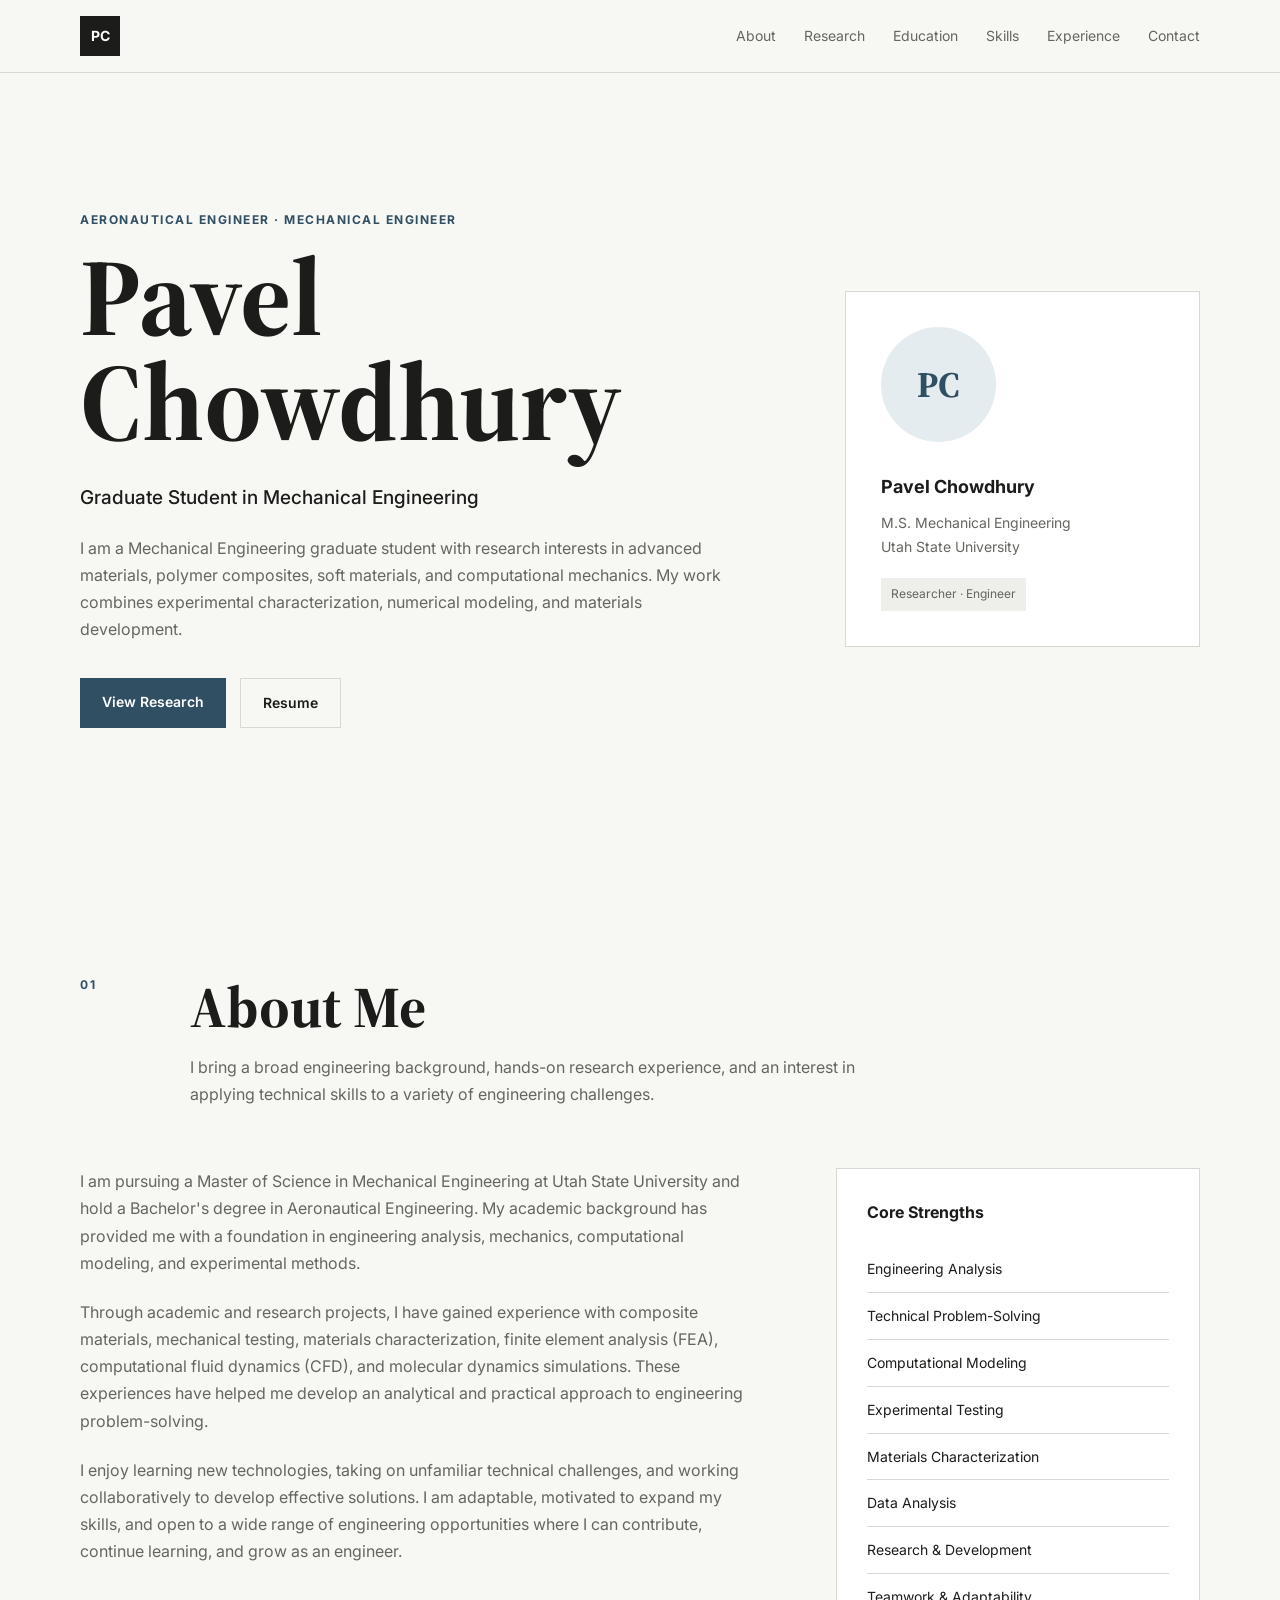
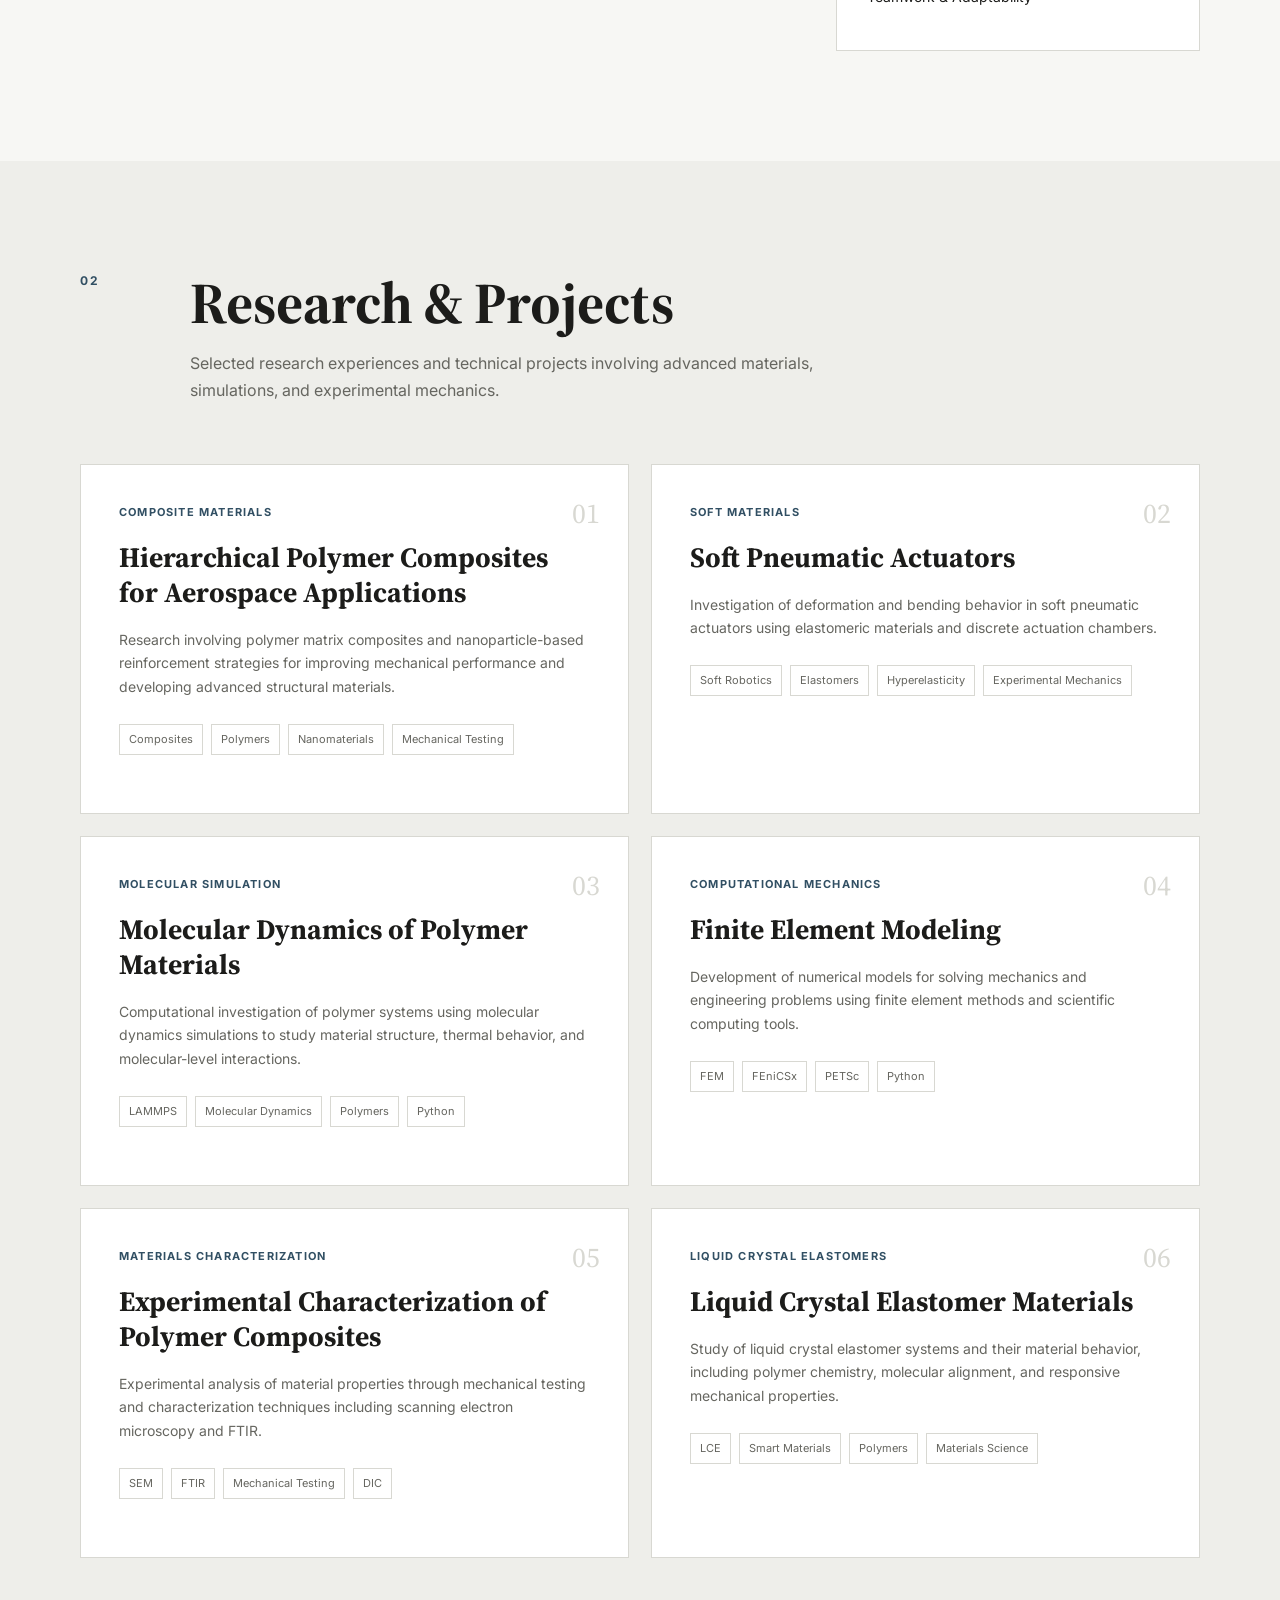
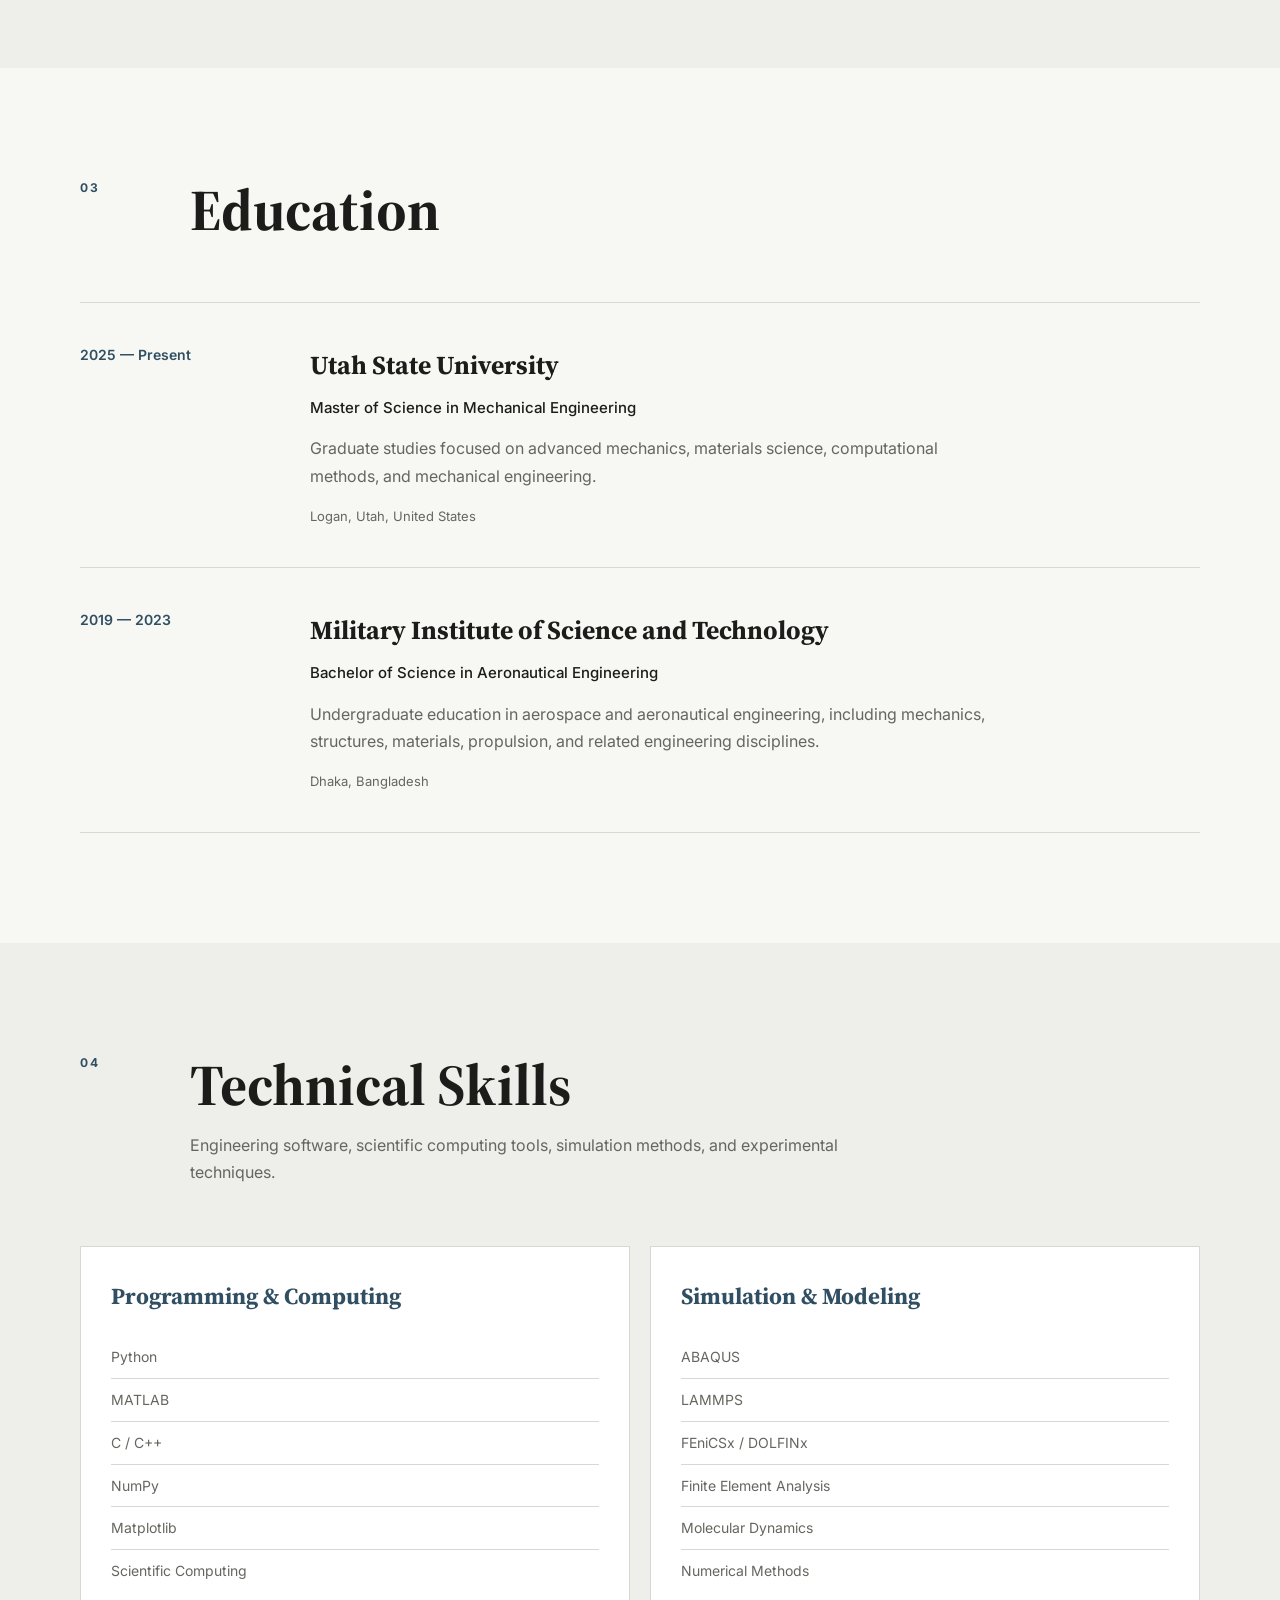
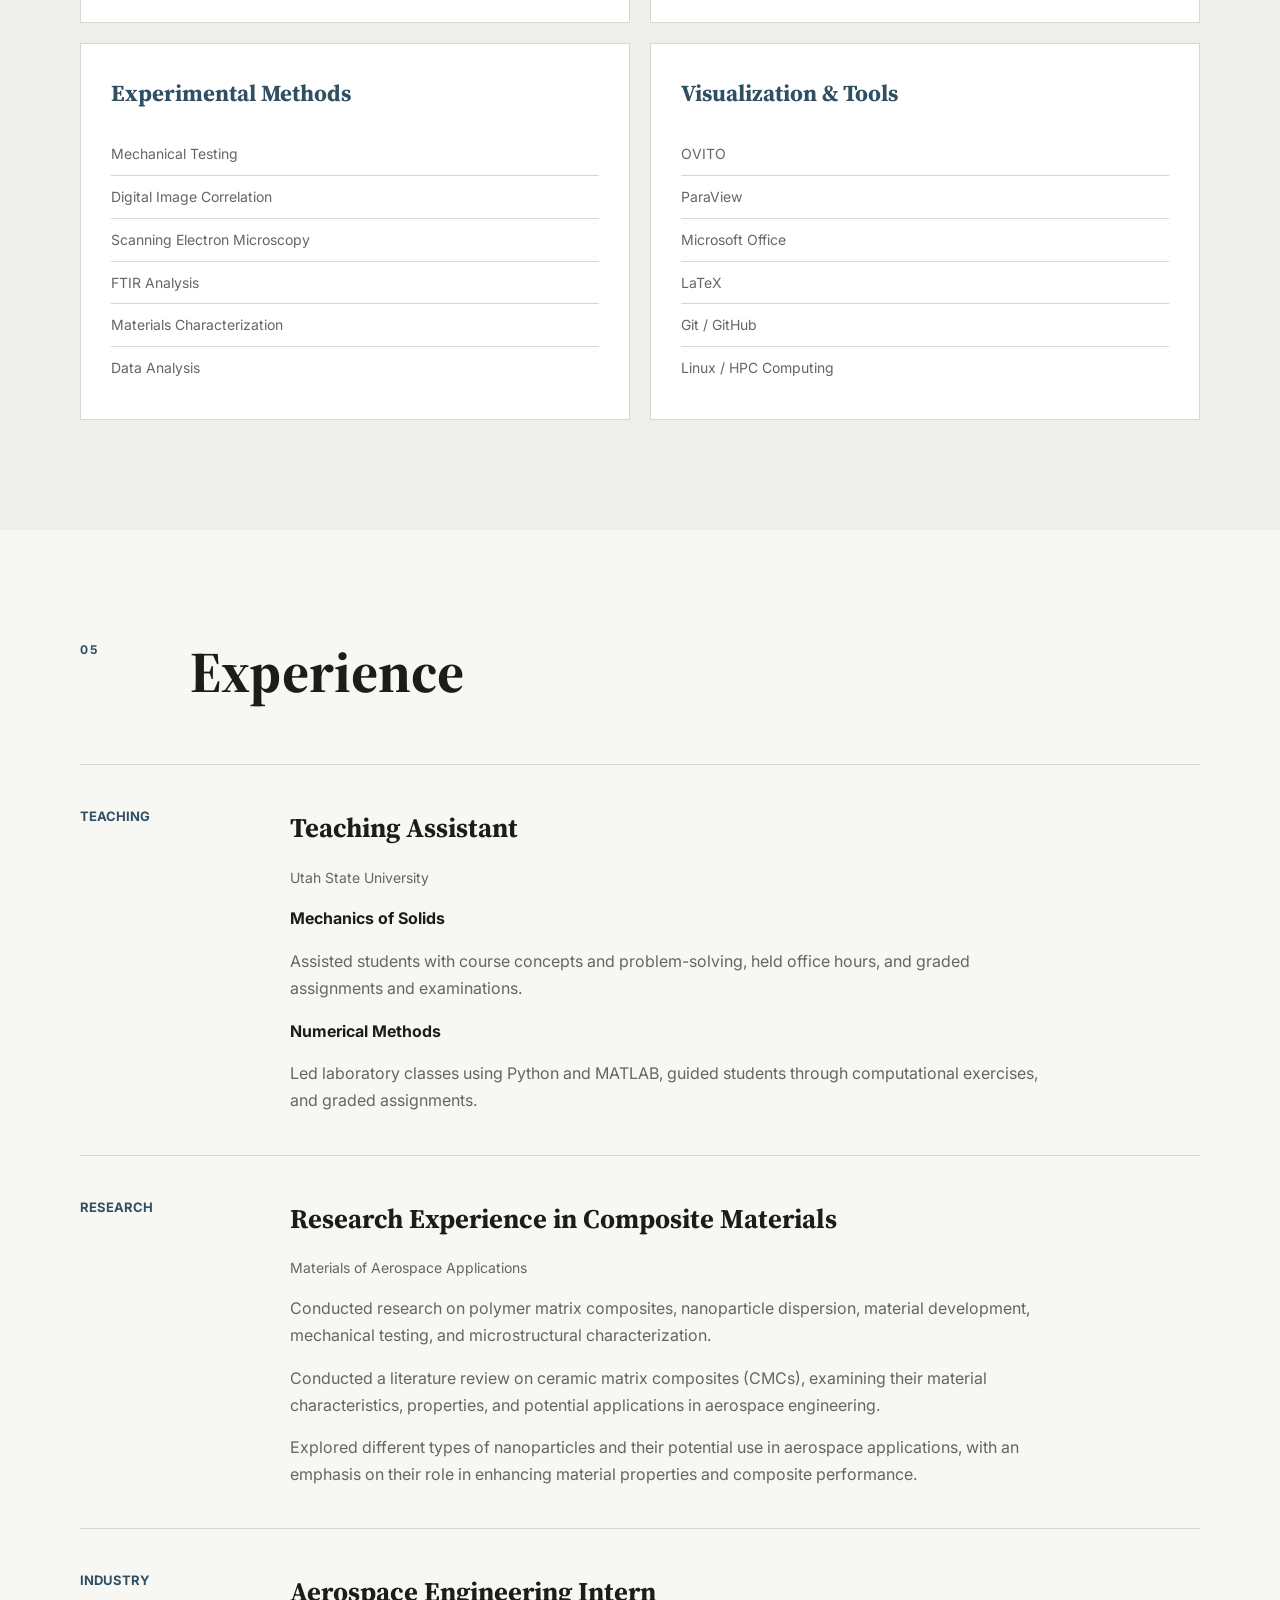
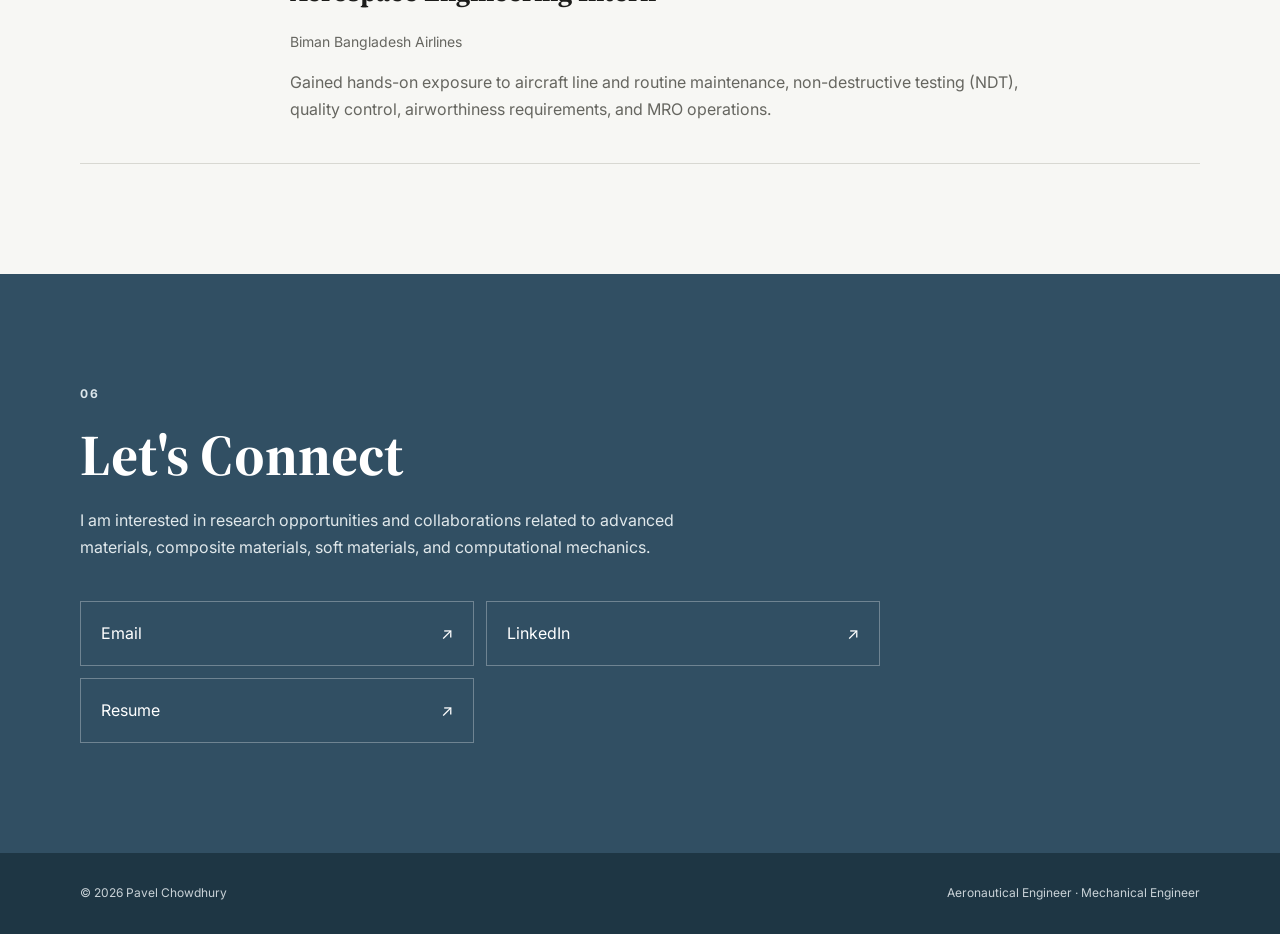
<file: index.html>
<!DOCTYPE html>
<html lang="en">
<head>
    <meta charset="UTF-8">
    <meta name="viewport" content="width=device-width, initial-scale=1.0">

    <title>Pavel Chowdhury | Mechanical Engineering</title>

    <meta name="description"
        content="Personal academic and professional portfolio of Pavel Chowdhury, Mechanical Engineering graduate student with experience in engineering analysis, materials, computational modeling, and experimental methods.">

    <link rel="stylesheet" href="style.css">

    <link rel="preconnect" href="https://fonts.googleapis.com">
    <link rel="preconnect" href="https://fonts.gstatic.com" crossorigin>
    <link href="https://fonts.googleapis.com/css2?family=Inter:wght@400;500;600;700&family=Source+Serif+4:wght@600;700&display=swap"
          rel="stylesheet">
</head>

<body>

    <!-- Navigation -->
    <header class="navbar">
        <div class="nav-container">

            <a href="#home" class="logo">PC</a>

            <nav>
                <ul class="nav-links">
                    <li><a href="#about">About</a></li>
                    <li><a href="#research">Research</a></li>
                    <li><a href="#education">Education</a></li>
                    <li><a href="#skills">Skills</a></li>
                    <li><a href="#experience">Experience</a></li>
                    <li><a href="#contact">Contact</a></li>
                </ul>
            </nav>

            <button class="menu-button" aria-label="Open navigation menu">
                ☰
            </button>

        </div>
    </header>


    <!-- Hero Section -->
    <section id="home" class="hero">

        <div class="container hero-container">

            <div class="hero-content">

                <p class="eyebrow">
                    AERONAUTICAL ENGINEER · MECHANICAL ENGINEER
                </p>

                <h1>Pavel<br>Chowdhury</h1>

                <h2>
                    Graduate Student in Mechanical Engineering
                </h2>

                <p class="hero-description">
                    I am a Mechanical Engineering graduate student with
                    research interests in advanced materials, polymer
                    composites, soft materials, and computational mechanics.
                    My work combines experimental characterization,
                    numerical modeling, and materials development.
                </p>

                <div class="hero-buttons">
                    <a href="#research" class="button primary-button">
                        View Research
                    </a>

                    <a href="assets/Pavel_Chowdhury_Resume.pdf"
                       class="button secondary-button"
                       target="_blank">
                        Resume
                    </a>
                </div>

            </div>


            <div class="hero-side">

                <div class="profile-card">

                    <div class="profile-initials">
                        PC
                    </div>

                    <div class="profile-info">
                        <p class="profile-name">Pavel Chowdhury</p>

                        <p>
                            M.S. Mechanical Engineering<br>
                            Utah State University
                        </p>

                        <span class="status">
                            Researcher · Engineer
                        </span>
                    </div>

                </div>

            </div>

        </div>

    </section>


    <!-- About -->
    <section id="about" class="section">

        <div class="container">

            <div class="section-heading">
                <p class="section-label">01</p>

                <div>
                    <h2>About Me</h2>

                    <p class="section-intro">
                        I bring a broad engineering background, hands-on research
                        experience, and an interest in applying technical skills
                        to a variety of engineering challenges.
                    </p>
                </div>
            </div>


            <div class="about-grid">

                <div class="about-text">

                    <p>
                        I am pursuing a Master of Science in Mechanical
                        Engineering at Utah State University and hold a
                        Bachelor's degree in Aeronautical Engineering. My
                        academic background has provided me with a foundation
                        in engineering analysis, mechanics, computational
                        modeling, and experimental methods.
                    </p>

                    <p>
                        Through academic and research projects, I have gained
                        experience with composite materials, mechanical testing,
                        materials characterization, finite element analysis (FEA),
                        computational fluid dynamics (CFD), and molecular
                        dynamics simulations. These experiences have helped me
                        develop an analytical and practical approach to
                        engineering problem-solving.
                    </p>

                    <p>
                        I enjoy learning new technologies, taking on unfamiliar
                        technical challenges, and working collaboratively to
                        develop effective solutions. I am adaptable, motivated
                        to expand my skills, and open to a wide range of
                        engineering opportunities where I can contribute,
                        continue learning, and grow as an engineer.
                    </p>

                </div>


                <div class="research-interests">

                    <h3>Core Strengths</h3>

                    <ul>
                        <li>Engineering Analysis</li>
                        <li>Technical Problem-Solving</li>
                        <li>Computational Modeling</li>
                        <li>Experimental Testing</li>
                        <li>Materials Characterization</li>
                        <li>Data Analysis</li>
                        <li>Research & Development</li>
                        <li>Teamwork & Adaptability</li>
                    </ul>

                </div>

            </div>

        </div>

    </section>


    <!-- Research -->
    <section id="research" class="section section-alt">

        <div class="container">

            <div class="section-heading">

                <p class="section-label">02</p>

                <div>
                    <h2>Research & Projects</h2>

                    <p class="section-intro">
                        Selected research experiences and technical projects
                        involving advanced materials, simulations, and
                        experimental mechanics.
                    </p>
                </div>

            </div>


            <div class="project-grid">


                <!-- Project 1 -->
                <article class="project-card">

                    <div class="project-number">01</div>

                    <p class="project-category">
                        COMPOSITE MATERIALS
                    </p>

                    <h3>
                        Hierarchical Polymer Composites for Aerospace Applications
                    </h3>

                    <p>
                        Research involving polymer matrix composites and
                        nanoparticle-based reinforcement strategies for
                        improving mechanical performance and developing
                        advanced structural materials.
                    </p>

                    <div class="project-tags">
                        <span>Composites</span>
                        <span>Polymers</span>
                        <span>Nanomaterials</span>
                        <span>Mechanical Testing</span>
                    </div>

                </article>


                <!-- Project 2 -->
                <article class="project-card">

                    <div class="project-number">02</div>

                    <p class="project-category">
                        SOFT MATERIALS
                    </p>

                    <h3>
                        Soft Pneumatic Actuators
                    </h3>

                    <p>
                        Investigation of deformation and bending behavior in
                        soft pneumatic actuators using elastomeric materials
                        and discrete actuation chambers.
                    </p>

                    <div class="project-tags">
                        <span>Soft Robotics</span>
                        <span>Elastomers</span>
                        <span>Hyperelasticity</span>
                        <span>Experimental Mechanics</span>
                    </div>

                </article>


                <!-- Project 3 -->
                <article class="project-card">

                    <div class="project-number">03</div>

                    <p class="project-category">
                        MOLECULAR SIMULATION
                    </p>

                    <h3>
                        Molecular Dynamics of Polymer Materials
                    </h3>

                    <p>
                        Computational investigation of polymer systems using
                        molecular dynamics simulations to study material
                        structure, thermal behavior, and molecular-level
                        interactions.
                    </p>

                    <div class="project-tags">
                        <span>LAMMPS</span>
                        <span>Molecular Dynamics</span>
                        <span>Polymers</span>
                        <span>Python</span>
                    </div>

                </article>


                <!-- Project 4 -->
                <article class="project-card">

                    <div class="project-number">04</div>

                    <p class="project-category">
                        COMPUTATIONAL MECHANICS
                    </p>

                    <h3>
                        Finite Element Modeling
                    </h3>

                    <p>
                        Development of numerical models for solving mechanics
                        and engineering problems using finite element methods
                        and scientific computing tools.
                    </p>

                    <div class="project-tags">
                        <span>FEM</span>
                        <span>FEniCSx</span>
                        <span>PETSc</span>
                        <span>Python</span>
                    </div>

                </article>


                <!-- Project 5 -->
                <article class="project-card">

                    <div class="project-number">05</div>

                    <p class="project-category">
                        MATERIALS CHARACTERIZATION
                    </p>

                    <h3>
                        Experimental Characterization of Polymer Composites
                    </h3>

                    <p>
                        Experimental analysis of material properties through
                        mechanical testing and characterization techniques
                        including scanning electron microscopy and FTIR.
                    </p>

                    <div class="project-tags">
                        <span>SEM</span>
                        <span>FTIR</span>
                        <span>Mechanical Testing</span>
                        <span>DIC</span>
                    </div>

                </article>


                <!-- Project 6 -->
                <article class="project-card">

                    <div class="project-number">06</div>

                    <p class="project-category">
                        LIQUID CRYSTAL ELASTOMERS
                    </p>

                    <h3>
                        Liquid Crystal Elastomer Materials
                    </h3>

                    <p>
                        Study of liquid crystal elastomer systems and their
                        material behavior, including polymer chemistry,
                        molecular alignment, and responsive mechanical
                        properties.
                    </p>

                    <div class="project-tags">
                        <span>LCE</span>
                        <span>Smart Materials</span>
                        <span>Polymers</span>
                        <span>Materials Science</span>
                    </div>

                </article>


            </div>

        </div>

    </section>


    <!-- Education -->
    <section id="education" class="section">

        <div class="container">

            <div class="section-heading">

                <p class="section-label">03</p>

                <div>
                    <h2>Education</h2>
                </div>

            </div>


            <div class="timeline">


                <div class="timeline-item">

                    <div class="timeline-date">
                        2025 — Present
                    </div>

                    <div class="timeline-content">

                        <h3>Utah State University</h3>

                        <h4>
                            Master of Science in Mechanical Engineering
                        </h4>

                        <p>
                            Graduate studies focused on advanced mechanics,
                            materials science, computational methods, and
                            mechanical engineering.
                        </p>

                        <p class="location">
                            Logan, Utah, United States
                        </p>

                    </div>

                </div>


                <div class="timeline-item">

                    <div class="timeline-date">
                        2019 — 2023
                    </div>

                    <div class="timeline-content">

                        <h3>
                            Military Institute of Science and Technology
                        </h3>

                        <h4>
                            Bachelor of Science in Aeronautical Engineering
                        </h4>

                        <p>
                            Undergraduate education in aerospace and
                            aeronautical engineering, including mechanics,
                            structures, materials, propulsion, and related
                            engineering disciplines.
                        </p>

                        <p class="location">
                            Dhaka, Bangladesh
                        </p>

                    </div>

                </div>


            </div>

        </div>

    </section>


    <!-- Skills -->
    <section id="skills" class="section section-alt">

        <div class="container">

            <div class="section-heading">

                <p class="section-label">04</p>

                <div>
                    <h2>Technical Skills</h2>

                    <p class="section-intro">
                        Engineering software, scientific computing tools,
                        simulation methods, and experimental techniques.
                    </p>
                </div>

            </div>


            <div class="skills-grid">


                <div class="skill-category">
                    <h3>Programming & Computing</h3>

                    <ul>
                        <li>Python</li>
                        <li>MATLAB</li>
                        <li>C / C++</li>
                        <li>NumPy</li>
                        <li>Matplotlib</li>
                        <li>Scientific Computing</li>
                    </ul>
                </div>


                <div class="skill-category">
                    <h3>Simulation & Modeling</h3>

                    <ul>
                        <li>ABAQUS</li>
                        <li>LAMMPS</li>
                        <li>FEniCSx / DOLFINx</li>
                        <li>Finite Element Analysis</li>
                        <li>Molecular Dynamics</li>
                        <li>Numerical Methods</li>
                    </ul>
                </div>


                <div class="skill-category">
                    <h3>Experimental Methods</h3>

                    <ul>
                        <li>Mechanical Testing</li>
                        <li>Digital Image Correlation</li>
                        <li>Scanning Electron Microscopy</li>
                        <li>FTIR Analysis</li>
                        <li>Materials Characterization</li>
                        <li>Data Analysis</li>
                    </ul>
                </div>


                <div class="skill-category">
                    <h3>Visualization & Tools</h3>

                    <ul>
                        <li>OVITO</li>
                        <li>ParaView</li>
                        <li>Microsoft Office</li>
                        <li>LaTeX</li>
                        <li>Git / GitHub</li>
                        <li>Linux / HPC Computing</li>
                    </ul>
                </div>


            </div>

        </div>

    </section>


    <!-- Experience -->
    <section id="experience" class="section">

        <div class="container">

            <div class="section-heading">

                <p class="section-label">05</p>

                <div>
                    <h2>Experience</h2>
                </div>

            </div>


            <div class="experience-list">


                <article class="experience-item">

                    <div class="experience-meta">
                        <p>Teaching</p>
                    </div>

                    <div class="experience-main">

                        <h3>
                            Teaching Assistant
                        </h3>

                        <p class="experience-place">
                            Utah State University
                        </p>

                        <h4 style="margin: 1rem 0 0.25rem; font-size: 1rem;">
                            Mechanics of Solids
                        </h4>

                        <p>
                            Assisted students with course concepts and
                            problem-solving, held office hours, and graded
                            assignments and examinations.
                        </p>

                        <h4 style="margin: 1rem 0 0.25rem; font-size: 1rem;">
                            Numerical Methods
                        </h4>

                        <p>
                            Led laboratory classes using Python and MATLAB,
                            guided students through computational exercises,
                            and graded assignments.
                        </p>

                    </div>

                </article>


                <article class="experience-item">

                    <div class="experience-meta">
                        <p>Research</p>
                    </div>

                    <div class="experience-main">

                        <h3>
                            Research Experience in Composite Materials
                        </h3>

                        <p class="experience-place">
                            Materials of Aerospace Applications
                        </p>

                        <p>
                            Conducted research on polymer matrix composites,
                            nanoparticle dispersion, material development,
                            mechanical testing, and microstructural
                            characterization.
                        </p>

                        <p>
                            Conducted a literature review on ceramic matrix
                            composites (CMCs), examining their material
                            characteristics, properties, and potential
                            applications in aerospace engineering.
                        </p>

                        <p>
                            Explored different types of nanoparticles and
                            their potential use in aerospace applications,
                            with an emphasis on their role in enhancing
                            material properties and composite performance.
                        </p>

                    </div>

                </article>


                <article class="experience-item">

                    <div class="experience-meta">
                        <p>Industry</p>
                    </div>

                    <div class="experience-main">

                        <h3>
                            Aerospace Engineering Intern
                        </h3>

                        <p class="experience-place">
                            Biman Bangladesh Airlines
                        </p>

                        <p>
                            Gained hands-on exposure to aircraft line and
                            routine maintenance, non-destructive testing (NDT),
                            quality control, airworthiness requirements, and
                            MRO operations.
                        </p>

                    </div>

                </article>


            </div>

        </div>

    </section>


    <!-- Contact -->
    <section id="contact" class="contact-section">

        <div class="container">

            <div class="contact-content">

                <p class="section-label">06</p>

                <h2>Let's Connect</h2>

                <p>
                    I am interested in research opportunities and collaborations
                    related to advanced materials, composite materials, soft
                    materials, and computational mechanics.
                </p>

                <div class="contact-links">

                    <a href="https://mail.google.com/mail/?view=cm&fs=1&to=pavelchowdhury619@gmail.com"
                       target="_blank"
                       rel="noopener noreferrer">
                        Email
                        <span>↗</span>
                    </a>

                    <a href="https://www.linkedin.com/in/pavel-chowdhury-a35b15255/"
                       target="_blank"
                       rel="noopener noreferrer">
                        LinkedIn
                        <span>↗</span>
                    </a>

                    <a href="assets/Pavel_Chowdhury_Resume.pdf"
                       target="_blank"
                       rel="noopener noreferrer">
                        Resume
                        <span>↗</span>
                    </a>

                </div>

            </div>

        </div>

    </section>


    <!-- Footer -->
    <footer>

        <div class="container footer-container">

            <p>
                © <span id="year"></span> Pavel Chowdhury
            </p>

            <p>
                Aeronautical Engineer · Mechanical Engineer
            </p>

        </div>

    </footer>


    <script src="script.js"></script>

</body>
</html>
</file>
<file: style.css>
:root {
    --background: #f7f7f4;
    --background-alt: #eeeeea;
    --surface: #ffffff;

    --text: #1c1c1a;
    --text-light: #666660;

    --border: #d8d8d2;

    --accent: #314f63;
    --accent-light: #e5ecef;

    --serif: "Source Serif 4", Georgia, serif;
    --sans: "Inter", Arial, sans-serif;
}


/* -------------------------
   Global
------------------------- */

* {
    box-sizing: border-box;
    margin: 0;
    padding: 0;
}

html {
    scroll-behavior: smooth;
}

body {
    background: var(--background);
    color: var(--text);
    font-family: var(--sans);
    line-height: 1.7;
}

a {
    color: inherit;
    text-decoration: none;
}

.container {
    width: min(1120px, 90%);
    margin: auto;
}


/* -------------------------
   Navigation
------------------------- */

.navbar {
    position: sticky;
    top: 0;
    z-index: 100;
    background: rgba(247, 247, 244, 0.94);
    backdrop-filter: blur(10px);
    border-bottom: 1px solid var(--border);
}

.nav-container {
    width: min(1120px, 90%);
    height: 72px;
    margin: auto;

    display: flex;
    align-items: center;
    justify-content: space-between;
}

.logo {
    width: 40px;
    height: 40px;

    display: grid;
    place-items: center;

    background: var(--text);
    color: white;

    font-weight: 700;
    font-size: 14px;
}

.nav-links {
    display: flex;
    gap: 28px;
    list-style: none;
}

.nav-links a {
    color: var(--text-light);
    font-size: 14px;
}

.nav-links a:hover {
    color: var(--accent);
}

.menu-button {
    display: none;
    border: none;
    background: transparent;
    font-size: 24px;
    cursor: pointer;
}


/* -------------------------
   Hero
------------------------- */

.hero {
    min-height: 88vh;

    display: flex;
    align-items: center;

    padding: 100px 0;
}

.hero-container {
    display: grid;
    grid-template-columns: 1.5fr 0.8fr;
    gap: 100px;
    align-items: center;
}

.eyebrow,
.section-label {
    color: var(--accent);
    font-size: 12px;
    font-weight: 700;
    letter-spacing: 1.5px;
}

.hero h1 {
    margin-top: 15px;

    font-family: var(--serif);
    font-size: clamp(60px, 9vw, 110px);
    line-height: 0.95;
}

.hero h2 {
    margin-top: 28px;

    font-size: 19px;
    font-weight: 500;
}

.hero-description {
    max-width: 650px;
    margin-top: 20px;

    color: var(--text-light);
    font-size: 16px;
}

.hero-buttons {
    margin-top: 35px;

    display: flex;
    gap: 14px;
}

.button {
    padding: 12px 22px;
    font-size: 14px;
    font-weight: 600;
}

.primary-button {
    background: var(--accent);
    color: white;
}

.secondary-button {
    border: 1px solid var(--border);
}

.secondary-button:hover {
    background: var(--surface);
}


/* Profile Card */

.profile-card {
    background: var(--surface);
    border: 1px solid var(--border);
    padding: 35px;
}

.profile-initials {
    width: 115px;
    height: 115px;

    display: grid;
    place-items: center;

    border-radius: 50%;

    background: var(--accent-light);
    color: var(--accent);

    font-family: var(--serif);
    font-size: 36px;
    font-weight: 700;
}

.profile-info {
    margin-top: 30px;
}

.profile-name {
    font-weight: 700;
    font-size: 18px;
}

.profile-info p:not(.profile-name) {
    margin-top: 8px;
    color: var(--text-light);
    font-size: 14px;
}

.status {
    display: inline-block;

    margin-top: 20px;
    padding: 6px 10px;

    background: var(--background-alt);
    color: var(--text-light);

    font-size: 12px;
}


/* -------------------------
   Sections
------------------------- */

.section {
    padding: 110px 0;
}

.section-alt {
    background: var(--background-alt);
}

.section-heading {
    display: grid;
    grid-template-columns: 80px 1fr;
    gap: 30px;

    margin-bottom: 60px;
}

.section-heading h2,
.contact-content h2 {
    font-family: var(--serif);
    font-size: clamp(38px, 5vw, 58px);
    line-height: 1.1;
}

.section-intro {
    max-width: 700px;
    margin-top: 15px;
    color: var(--text-light);
}


/* -------------------------
   About
------------------------- */

.about-grid {
    display: grid;
    grid-template-columns: 1.3fr 0.7fr;
    gap: 80px;
}

.about-text p {
    margin-bottom: 22px;
    color: var(--text-light);
}

.research-interests {
    padding: 30px;

    background: var(--surface);
    border: 1px solid var(--border);
}

.research-interests h3 {
    margin-bottom: 20px;
    font-size: 16px;
}

.research-interests ul {
    list-style: none;
}

.research-interests li {
    padding: 11px 0;
    border-bottom: 1px solid var(--border);

    font-size: 14px;
}

.research-interests li:last-child {
    border-bottom: none;
}


/* -------------------------
   Projects
------------------------- */

.project-grid {
    display: grid;
    grid-template-columns: repeat(2, 1fr);
    gap: 22px;
}

.project-card {
    position: relative;

    min-height: 350px;
    padding: 38px;

    background: var(--surface);
    border: 1px solid var(--border);

    transition: transform 0.25s ease, box-shadow 0.25s ease;
}

.project-card:hover {
    transform: translateY(-5px);
    box-shadow: 0 15px 35px rgba(0, 0, 0, 0.06);
}

.project-number {
    position: absolute;
    right: 28px;
    top: 25px;

    color: var(--border);

    font-family: var(--serif);
    font-size: 28px;
}

.project-category {
    color: var(--accent);
    font-size: 11px;
    font-weight: 700;
    letter-spacing: 1.2px;
}

.project-card h3 {
    max-width: 480px;
    margin-top: 18px;

    font-family: var(--serif);
    font-size: 28px;
    line-height: 1.25;
}

.project-card > p:not(.project-category) {
    margin-top: 18px;
    color: var(--text-light);
    font-size: 14px;
}

.project-tags {
    display: flex;
    flex-wrap: wrap;
    gap: 8px;

    margin-top: 25px;
}

.project-tags span {
    padding: 5px 9px;

    border: 1px solid var(--border);

    color: var(--text-light);
    font-size: 11px;
}


/* -------------------------
   Education
------------------------- */

.timeline {
    border-top: 1px solid var(--border);
}

.timeline-item {
    display: grid;
    grid-template-columns: 180px 1fr;
    gap: 50px;

    padding: 40px 0;

    border-bottom: 1px solid var(--border);
}

.timeline-date {
    color: var(--accent);
    font-size: 14px;
    font-weight: 600;
}

.timeline-content h3 {
    font-family: var(--serif);
    font-size: 26px;
}

.timeline-content h4 {
    margin-top: 8px;
    font-size: 15px;
    font-weight: 500;
}

.timeline-content > p:not(.location) {
    max-width: 700px;
    margin-top: 15px;
    color: var(--text-light);
}

.location {
    margin-top: 15px;
    color: var(--text-light);
    font-size: 13px;
}


/* -------------------------
   Skills
------------------------- */

.skills-grid {
    display: grid;
    grid-template-columns: repeat(2, 1fr);
    gap: 20px;
}

.skill-category {
    padding: 30px;

    background: var(--surface);
    border: 1px solid var(--border);
}

.skill-category h3 {
    margin-bottom: 20px;

    color: var(--accent);
    font-family: var(--serif);
    font-size: 23px;
}

.skill-category ul {
    list-style: none;
}

.skill-category li {
    padding: 9px 0;
    border-bottom: 1px solid var(--border);

    color: var(--text-light);
    font-size: 14px;
}

.skill-category li:last-child {
    border-bottom: none;
}


/* -------------------------
   Experience
------------------------- */

.experience-list {
    border-top: 1px solid var(--border);
}

.experience-item {
    display: grid;
    grid-template-columns: 160px 1fr;
    gap: 50px;

    padding: 40px 0;

    border-bottom: 1px solid var(--border);
}

.experience-meta p {
    color: var(--accent);
    font-size: 13px;
    font-weight: 700;
    text-transform: uppercase;
}

.experience-main h3 {
    font-family: var(--serif);
    font-size: 27px;
}

.experience-place {
    margin-top: 5px;
    color: var(--accent);
    font-size: 14px;
}

.experience-main > p {
    max-width: 750px;
    margin-top: 15px;
    color: var(--text-light);
}


/* -------------------------
   Contact
------------------------- */

.contact-section {
    padding: 110px 0;

    background: var(--accent);
    color: white;
}

.contact-content {
    max-width: 800px;
}

.contact-section .section-label {
    color: #dce6eb;
}

.contact-content h2 {
    margin-top: 18px;
}

.contact-content > p:not(.section-label) {
    max-width: 650px;
    margin-top: 20px;
    color: #e0e8eb;
}

.contact-links {
    margin-top: 40px;

    display: grid;
    grid-template-columns: repeat(2, 1fr);
    gap: 12px;
}

.contact-links a {
    padding: 18px 20px;

    display: flex;
    justify-content: space-between;

    border: 1px solid rgba(255, 255, 255, 0.3);
}

.contact-links a:hover {
    background: rgba(255, 255, 255, 0.08);
}


/* -------------------------
   Footer
------------------------- */

footer {
    padding: 30px 0;
    background: #1e3644;
    color: #c9d2d7;
}

.footer-container {
    display: flex;
    justify-content: space-between;
    gap: 20px;

    font-size: 12px;
}


/* -------------------------
   Responsive
------------------------- */

@media (max-width: 850px) {

    .hero-container,
    .about-grid {
        grid-template-columns: 1fr;
        gap: 50px;
    }

    .hero-side {
        max-width: 400px;
    }

    .nav-links {
        display: none;
    }

    .menu-button {
        display: block;
    }

    .nav-links.active {
        position: absolute;
        top: 72px;
        left: 0;

        width: 100%;
        padding: 25px 5%;

        display: flex;
        flex-direction: column;

        background: var(--background);
        border-bottom: 1px solid var(--border);
    }

    .project-grid,
    .skills-grid {
        grid-template-columns: 1fr;
    }

    .timeline-item,
    .experience-item {
        grid-template-columns: 1fr;
        gap: 15px;
    }

}


@media (max-width: 550px) {

    .hero {
        min-height: auto;
        padding: 70px 0;
    }

    .section,
    .contact-section {
        padding: 80px 0;
    }

    .section-heading {
        grid-template-columns: 1fr;
        gap: 10px;
    }

    .project-card {
        padding: 28px;
    }

    .contact-links {
        grid-template-columns: 1fr;
    }

    .footer-container {
        flex-direction: column;
    }

    .hero-buttons {
        flex-direction: column;
        align-items: flex-start;
    }

}
</file>
